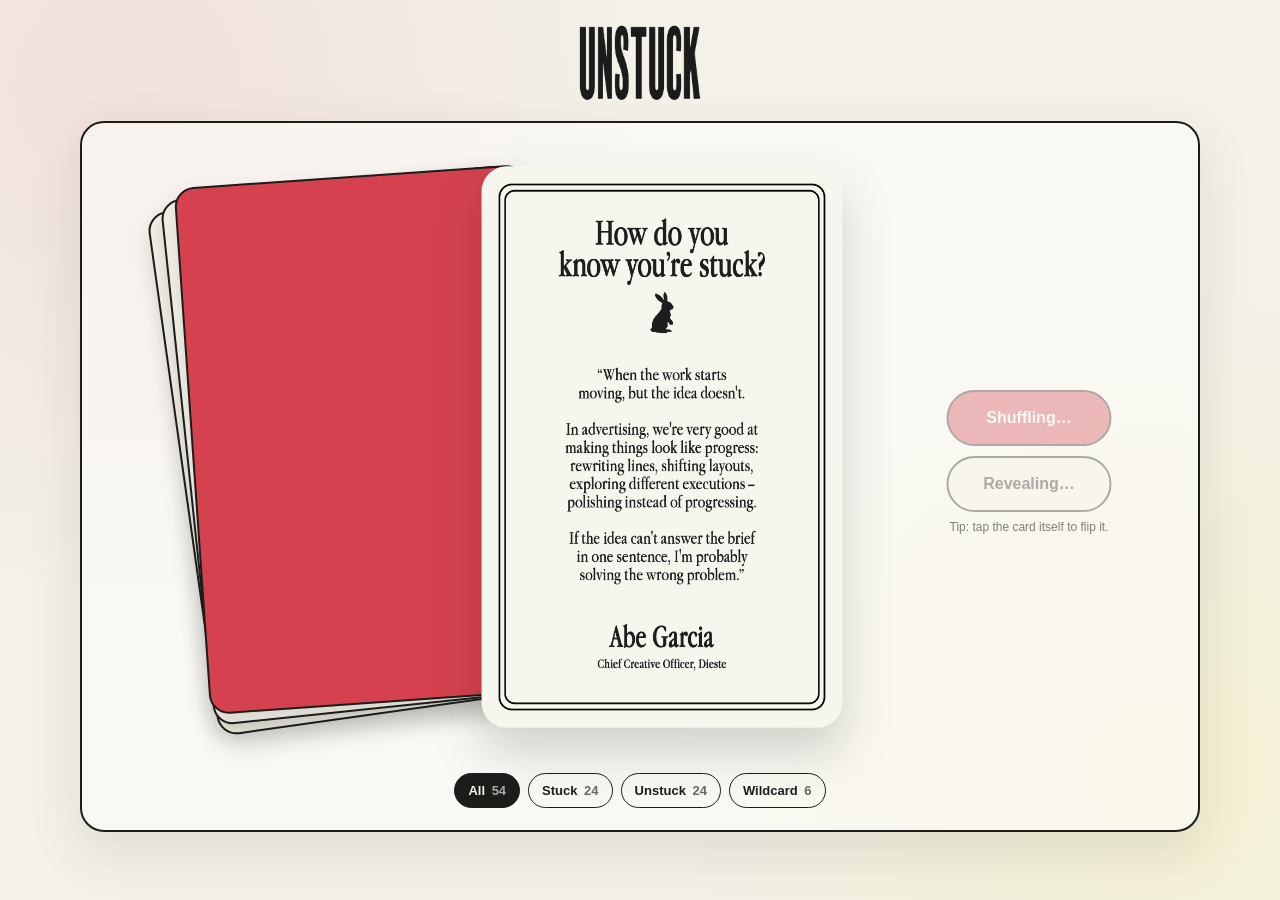
<file: index.html>
<!doctype html>
<html lang="en">
  <head>
    <meta charset="UTF-8" />
    <meta name="viewport" content="width=device-width, initial-scale=1" />
    <meta name="theme-color" content="#f3f1e8" />
    <title>Unstuck — Card Deck</title>
    <link rel="stylesheet" href="styles.css" />
  </head>
  <body>
    <main class="app-shell">
      <header class="masthead">
        <img class="brand-logo" src="assets/branding/unstuck-logo.png" alt="Unstuck" />
      </header>

      <section class="table" aria-label="Virtual card table">
        <div class="play-area">
          <div class="stage">
            <div class="deck-stack" aria-hidden="true">
              <div></div><div></div><div></div>
            </div>

            <button class="card" id="card" type="button" aria-label="Flip current card">
              <span class="card-motion">
                <span class="card-inner">
                  <span class="card-face card-back"><img id="back-image" alt="" /></span>
                  <span class="card-face card-front"><img id="front-image" alt="" /></span>
                </span>
              </span>
            </button>

            <p class="empty-message" id="empty-message" hidden>
              Every card has been drawn. Shuffle to begin again.
            </p>
          </div>

          <div class="controls">
            <button class="control primary" id="shuffle" type="button">Shuffle</button>
            <div class="flip-group">
              <button class="control secondary" id="flip" type="button">Flip</button>
              <p class="hint">Tip: tap the card itself to flip it.</p>
            </div>
          </div>
        </div>

        <div class="category-picker" role="group" aria-label="Choose deck category">
          <button class="category active" data-category="all">All <span>54</span></button>
          <button class="category" data-category="stuck">Stuck <span>24</span></button>
          <button class="category" data-category="unstuck">Unstuck <span>24</span></button>
          <button class="category" data-category="wildcard">Wildcard <span>6</span></button>
        </div>
      </section>
    </main>
    <script src="app.js?v=20260623-corrected-cards"></script>
  </body>
</html>
</file>
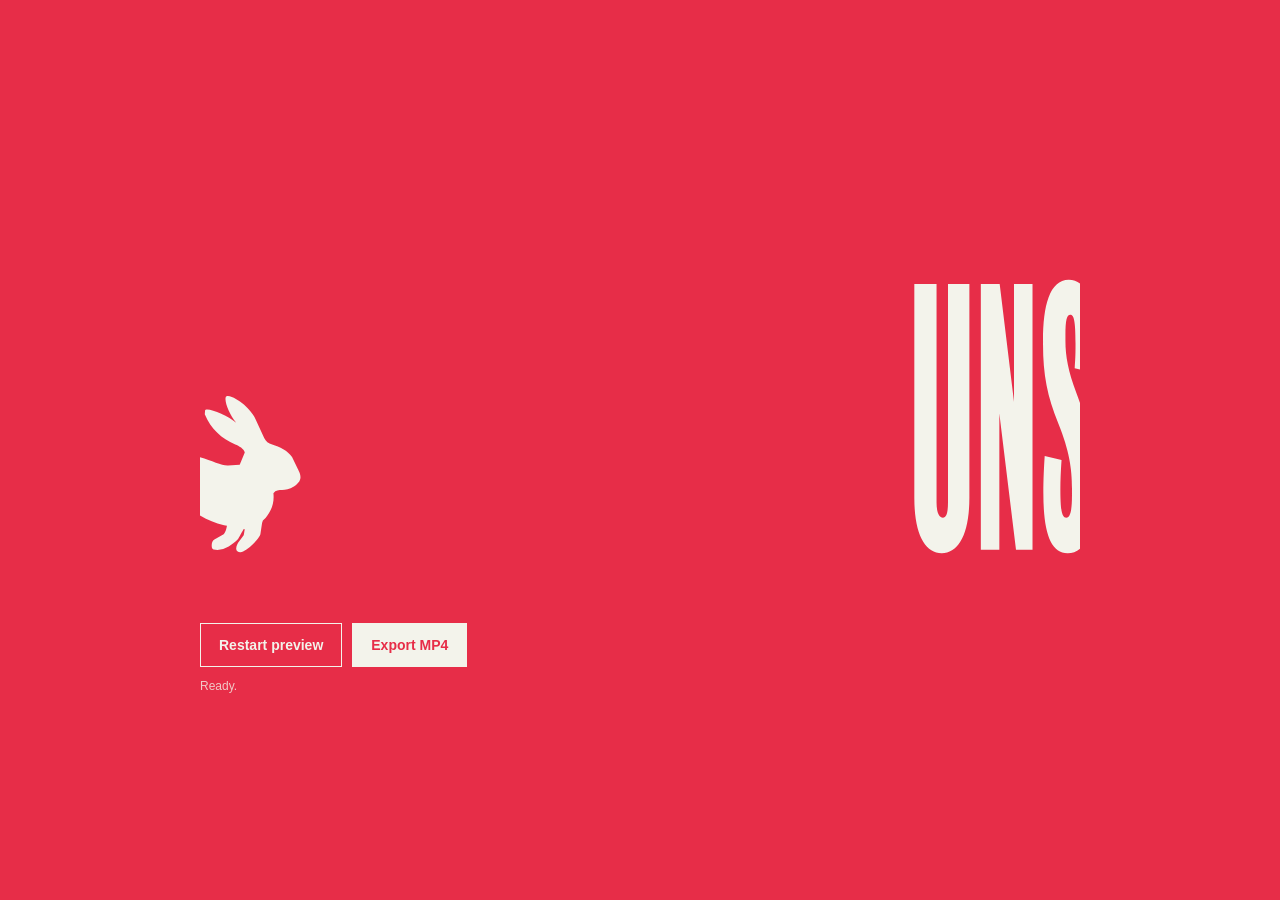
<file: animation/index.html>
<!doctype html>
<html lang="en">
  <head>
    <meta charset="utf-8">
    <meta name="viewport" content="width=device-width, initial-scale=1">
    <title>Unstuck Rabbit Banner</title>
    <link rel="stylesheet" href="./style.css">
  </head>
  <body>
    <main class="tool">
      <section class="stage" aria-label="Animation preview">
        <svg id="preview" viewBox="0 0 440 200" width="880" height="400"
          preserveAspectRatio="xMidYMid meet" role="img" aria-label="Unstuck rabbit animation">
          <rect width="440" height="200" fill="#E72D48"></rect>
        </svg>
      </section>

      <div class="controls">
        <button id="restart" class="button button-secondary" type="button">Restart preview</button>
        <button id="exportMp4" class="button button-primary" type="button">Export MP4</button>
      </div>

      <p id="status" class="status" aria-live="polite">Ready.</p>
    </main>
    <script src="./script.js"></script>
  </body>
</html>
</file>
<file: styles.css>
:root {
  --paper: #f3f1e8;
  --ink: #1c1c1b;
  --red: #d5414e;
  --yellow: #f3ef6d;
  --radius: 24px;
}

* { box-sizing: border-box; }

body {
  margin: 0;
  min-width: 320px;
  min-height: 100vh;
  color: var(--ink);
  background:
    radial-gradient(circle at 10% 10%, rgba(213, 65, 78, .09), transparent 32rem),
    radial-gradient(circle at 90% 85%, rgba(243, 239, 109, .18), transparent 30rem),
    var(--paper);
  font-family: Arial, Helvetica, sans-serif;
}

button { font: inherit; }

.app-shell {
  width: min(1120px, calc(100% - 32px));
  margin: 0 auto;
  padding: 32px 0 40px;
}

.masthead {
  display: flex;
  align-items: center;
  justify-content: center;
  min-height: 60px;
  margin: -10px 0 -2px;
}

.brand-logo {
  display: block;
  width: clamp(115px, 14vw, 150px);
  height: auto;
  transform: translateY(calc(-12% - 4px));
  mix-blend-mode: multiply;
}

.table {
  position: relative;
  min-height: 700px;
  padding: 20px 24px 22px;
  overflow: hidden;
  border: 2px solid var(--ink);
  border-radius: var(--radius);
  background: rgba(255, 255, 255, .52);
  box-shadow: 0 20px 55px rgba(28, 28, 27, .10);
}

.category-picker {
  display: flex;
  justify-content: center;
  gap: 8px;
  position: relative;
  z-index: 5;
  margin-top: 14px;
}

.category {
  padding: 9px 13px;
  border: 1.5px solid var(--ink);
  border-radius: 999px;
  color: var(--ink);
  background: transparent;
  cursor: pointer;
  font-size: 13px;
  font-weight: 800;
  transition: transform .15s ease, background .15s ease, color .15s ease;
}

.category:hover { transform: translateY(-2px); }
.category.active { color: var(--paper); background: var(--ink); }
.category span { opacity: .65; margin-left: 3px; }

.play-area {
  position: relative;
  transform: translateX(22px);
}

.stage {
  position: relative;
  display: grid;
  place-items: center;
  min-height: 610px;
  padding: 4px 0 12px;
  perspective: 1600px;
}

.deck-stack {
  position: absolute;
  top: 50%;
  left: calc(50% - 305px);
  width: 352px;
  aspect-ratio: 2 / 3;
  transform: translate(-50%, -50%) rotate(-8deg);
}

.deck-stack div {
  position: absolute;
  inset: 0;
  border: 2px solid var(--ink);
  border-radius: 20px;
  background: var(--paper);
  box-shadow: 0 12px 25px rgba(28, 28, 27, .13);
}

.deck-stack div:nth-child(2) { transform: translate(6px, -5px) rotate(2deg); }
.deck-stack div:nth-child(3) { transform: translate(12px, -10px) rotate(4deg); background: var(--red); }

.card {
  position: relative;
  z-index: 2;
  width: min(400px, 82vw);
  aspect-ratio: 1468 / 2202;
  padding: 0;
  border: 0;
  border-radius: 22px;
  background: transparent;
  cursor: pointer;
  perspective: 1400px;
  filter: drop-shadow(0 24px 24px rgba(28, 28, 27, .18));
}

.card-motion,
.card-inner {
  display: block;
  position: absolute;
  inset: 0;
}

.card-motion { transform-style: preserve-3d; }

.card-inner {
  transform-style: preserve-3d;
  transition: transform .55s cubic-bezier(.2,.75,.2,1);
}

.card.flipped .card-inner { transform: rotateY(180deg); }
.card.dealing { animation: deal .45s cubic-bezier(.2,.8,.2,1); }
.card.anticipating .card-motion {
  animation: pulseToFlip .55s ease-in-out forwards;
  will-change: transform;
}
.card:disabled { cursor: wait; }

.card-face {
  position: absolute;
  inset: 0;
  overflow: hidden;
  border-radius: 22px;
  backface-visibility: hidden;
  background: transparent;
}

.card-front { transform: rotateY(180deg); }
.card img { width: 100%; height: 100%; display: block; object-fit: cover; }

.controls {
  display: flex;
  flex-direction: column;
  justify-content: center;
  align-items: center;
  gap: 10px;
  position: absolute;
  top: 50%;
  left: calc(75% + 100px);
  transform: translate(-50%, -50%);
  z-index: 5;
}

.control {
  min-width: 165px;
  padding: 17px 26px;
  border: 2px solid var(--ink);
  border-radius: 999px;
  cursor: pointer;
  font-size: 16px;
  font-weight: 900;
  transition: transform .15s ease, box-shadow .15s ease;
}

.control:hover:not(:disabled) { transform: translateY(-2px); box-shadow: 0 5px 0 var(--ink); }
.control:active:not(:disabled) { transform: translateY(2px); box-shadow: none; }
.control:disabled { opacity: .35; cursor: not-allowed; }
.control.primary { background: var(--red); color: white; }
.control.secondary { background: var(--paper); color: var(--ink); }

.flip-group {
  display: flex;
  position: relative;
  flex: 0 0 auto;
  width: 165px;
  min-width: 0;
  flex-direction: column;
  align-items: center;
  gap: 8px;
}
.hint {
  position: absolute;
  top: calc(100% + 8px);
  left: 50%;
  width: 210px;
  margin: 0;
  transform: translateX(-50%);
  text-align: center;
  white-space: nowrap;
  font-size: 12px;
  line-height: 1.25;
  opacity: .55;
}
.empty-message { max-width: 300px; text-align: center; font-family: Georgia, serif; font-size: 22px; line-height: 1.3; }

@keyframes deal {
  from { opacity: 0; transform: translate(-150px, -16px) rotate(-5deg); }
  to { opacity: 1; transform: none; }
}

@keyframes pulseToFlip {
  0% { transform: scale(1); }
  45% { transform: scale(.95); }
  100% { transform: scale(1); }
}

@media (max-width: 900px) {
  .app-shell { width: min(100% - 18px, 620px); padding-top: 20px; }
  .masthead { min-height: 58px; margin: -10px 4px -2px; }
  .brand-logo { width: 118px; }
  .table { min-height: 650px; padding-inline: 10px; }
  .category-picker { flex-wrap: wrap; margin-top: 24px; }
  .stage { min-height: 520px; }
  .play-area { transform: none; }
  .deck-stack { display: none; }
  .controls {
    display: grid;
    width: 100%;
    position: relative;
    top: auto;
    right: auto;
    left: auto;
    transform: none;
    grid-template-columns: 120px 120px;
    column-gap: 16px;
    row-gap: 8px;
    justify-content: center;
    align-items: flex-start;
  }
  .flip-group {
    display: contents;
  }
  #flip { grid-column: 2; grid-row: 1; }
  .hint {
    position: static;
    grid-column: 1 / -1;
    grid-row: 2;
    justify-self: center;
    transform: none;
  }
  .control {
    width: 120px;
    min-width: 120px;
    padding: 14px 18px;
  }
}

/* Fluid full-screen phone layouts. The height guard keeps the custom
   285 × 500 portfolio iframe on its dedicated rules below. */
@media (max-width: 480px) and (min-height: 521px) {
  body { min-width: 0; }

  .app-shell {
    width: calc(100% - clamp(14px, 4vw, 18px));
    padding-top: clamp(16px, 5vw, 20px);
    padding-bottom: clamp(24px, 8vw, 40px);
  }

  .masthead {
    min-height: clamp(52px, 14vw, 58px);
  }

  .brand-logo {
    width: clamp(96px, 27.75vw, 118px);
  }

  .table {
    min-height: clamp(620px, calc(100vh - 120px), 680px);
    padding-inline: clamp(8px, 2.5vw, 10px);
    border-radius: clamp(18px, 6vw, 24px);
  }

  .stage {
    min-height: clamp(450px, 122vw, 520px);
  }

  .controls {
    grid-template-columns: repeat(2, clamp(104px, 28vw, 120px));
    column-gap: clamp(10px, 3.75vw, 16px);
  }

  .control {
    width: clamp(104px, 28vw, 120px);
    min-width: 0;
    padding-inline: clamp(12px, 4vw, 18px);
  }

  .category-picker {
    flex-wrap: nowrap;
    gap: clamp(4px, 1.5vw, 8px);
    margin-top: clamp(18px, 5.5vw, 24px);
  }

  .category {
    padding: clamp(7px, 2.2vw, 9px) clamp(6px, 2.8vw, 13px);
    white-space: nowrap;
    font-size: clamp(10px, 3.05vw, 13px);
  }

  .category span {
    margin-left: clamp(1px, .7vw, 3px);
  }
}

/* Fluid compact-laptop layout. Height-aware sizing keeps the full game
   visible on shorter displays while preserving the wide composition. */
@media (min-width: 901px) and (max-width: 1200px) and (min-height: 601px) {
  .app-shell {
    width: min(1120px, calc(100% - 32px));
    padding-top: clamp(20px, 3vh, 30px);
    padding-bottom: clamp(24px, 4vh, 36px);
  }

  .masthead {
    min-height: clamp(48px, 7vh, 58px);
    margin: -8px 0 -2px;
  }

  .brand-logo {
    width: clamp(100px, 11vw, 125px);
  }

  .table {
    min-height: min(680px, calc(100vh - 145px));
    padding: clamp(14px, 2vw, 20px) clamp(16px, 2vw, 24px) clamp(16px, 2vw, 22px);
  }

  .play-area {
    transform: translateX(clamp(8px, 1.8vw, 20px));
  }

  .stage {
    min-height: min(580px, calc(100vh - 225px));
  }

  .card {
    width: min(clamp(320px, 35vw, 370px), calc((100vh - 215px) * .666));
  }

  .deck-stack {
    left: calc(50% - clamp(245px, 28vw, 285px));
    width: clamp(285px, 32vw, 335px);
  }

  .controls {
    left: calc(75% + clamp(60px, 7vw, 90px));
  }

  .control {
    min-width: clamp(140px, 15vw, 165px);
    padding: clamp(13px, 1.5vw, 17px) clamp(20px, 2.3vw, 26px);
  }

  .flip-group {
    width: clamp(140px, 15vw, 165px);
  }

  .category-picker {
    margin-top: clamp(8px, 1.2vw, 14px);
    gap: clamp(6px, .8vw, 8px);
  }
}

/* Compact landscape embed: sized for short, wide portfolio frames. */
@media (max-height: 600px) and (min-width: 700px) {
  html, body { height: 100%; overflow: hidden; }

  .app-shell {
    display: grid;
    grid-template-rows: 44px minmax(0, 1fr);
    gap: 8px;
    width: 100%;
    height: 100%;
    padding: 12px 18px 16px;
  }

  .masthead {
    min-height: 0;
    margin: 0;
  }

  .brand-logo {
    width: 74px;
    transform: translateY(calc(-12% - 2px));
  }

  .table {
    display: flex;
    min-height: 0;
    height: 100%;
    padding: 8px 14px 9px;
    flex-direction: column;
    border-radius: 18px;
  }

  .play-area {
    flex: 1 1 auto;
    min-height: 0;
    transform: translateX(10px);
  }

  .stage {
    height: 100%;
    min-height: 0;
    padding: 0;
  }

  .card { width: min(242px, calc((100vh - 145px) * .666)); }

  .deck-stack {
    left: calc(50% - 182px);
    width: 212px;
  }

  .controls { left: calc(75% + 60px); }

  .control {
    min-width: 120px;
    padding: 11px 17px;
    font-size: 13px;
  }

  .flip-group {
    width: 120px;
  }

  .hint { width: 182px; font-size: 10px; }

  .category-picker {
    flex: 0 0 auto;
    margin-top: 6px;
    gap: 6px;
  }

  .category {
    padding: 6px 10px;
    font-size: 11px;
  }
}

/* Micro portrait embed: optimized for compact portfolio widgets (285 × 500). */
@media (max-width: 340px) and (max-height: 520px) {
  html, body {
    width: 100%;
    height: 100%;
    min-width: 0;
    overflow: hidden;
  }

  .app-shell {
    display: grid;
    grid-template-rows: 42px minmax(0, 1fr);
    gap: 6px;
    width: 100%;
    height: 100%;
    padding: 8px 12px 10px;
  }

  .masthead {
    min-height: 0;
    margin: 0;
  }

  .brand-logo {
    width: 68px;
    transform: translateY(-1px);
  }

  .table {
    display: grid;
    grid-template-rows: minmax(0, 1fr) auto;
    min-height: 0;
    height: 100%;
    padding: 5px 5px 6px;
    border-width: 1.5px;
    border-radius: 12px;
  }

  .play-area {
    display: grid;
    grid-template-rows: minmax(0, 1fr) auto;
    min-height: 0;
    transform: translateY(-13px);
  }

  .stage {
    min-height: 0;
    height: 100%;
    padding: 0;
  }

  .deck-stack { display: none; }

  .card {
    width: auto;
    height: min(300px, calc(100vh - 185px));
    border-radius: 10px;
    filter: drop-shadow(0 8px 8px rgba(28, 28, 27, .15));
  }

  .card-face { border-radius: 10px; }

  .controls {
    display: grid;
    width: 100%;
    position: relative;
    top: auto;
    right: auto;
    left: auto;
    transform: none;
    grid-template-columns: 86px 86px;
    column-gap: 8px;
    row-gap: 9px;
    justify-content: center;
    align-items: start;
  }

  .control {
    width: 86px;
    min-width: 86px;
    padding: 8px 10px;
    border-width: 1.5px;
    font-size: 11px;
  }

  .flip-group { display: contents; }
  #flip { grid-column: 2; grid-row: 1; }

  .hint {
    position: static;
    grid-column: 1 / -1;
    grid-row: 2;
    width: 180px;
    transform: none;
    justify-self: center;
    font-size: 8.5px;
    line-height: 1.15;
  }

  .category-picker {
    flex: 0 0 auto;
    margin-top: 12px;
    margin-bottom: 1px;
    gap: 3px;
    transform: translateY(-13px);
  }

  .category {
    padding: 4px 5px;
    border-width: 1px;
    font-size: 8.5px;
  }
}

@media (prefers-reduced-motion: reduce) {
  *, *::before, *::after { scroll-behavior: auto !important; animation-duration: .01ms !important; transition-duration: .01ms !important; }
}
</file>
<file: animation/style.css>
:root {
  color-scheme: light;
  --red: #e72d48;
  --ink: #201c1d;
  --paper: #f3f3eb;
}

* { box-sizing: border-box; }

body {
  margin: 0;
  min-height: 100vh;
  display: grid;
  place-items: center;
  padding: 24px;
  background: var(--red);
  color: var(--paper);
  font-family: Arial, Helvetica, sans-serif;
}

.tool { width: min(100%, 880px); }

.stage {
  width: 100%;
  aspect-ratio: 2.2 / 1;
  overflow: hidden;
  background: var(--red);
}

#preview {
  display: block;
  width: 100%;
  height: auto;
  aspect-ratio: 2.2 / 1;
  shape-rendering: geometricPrecision;
}

.controls {
  display: flex;
  flex-wrap: wrap;
  gap: 10px;
  margin-top: 16px;
}

.button {
  min-height: 44px;
  padding: 0 18px;
  border: 1px solid var(--paper);
  border-radius: 0;
  font: inherit;
  font-size: 14px;
  font-weight: 700;
  cursor: pointer;
}

.button-primary { background: var(--paper); color: var(--red); }
.button-secondary { background: transparent; color: var(--paper); }
.button:hover:not(:disabled) { transform: translateY(-1px); }
.button:focus-visible { outline: 3px solid var(--paper); outline-offset: 3px; }
.button:disabled { cursor: wait; opacity: 0.55; }

.status {
  min-height: 1em;
  margin: 12px 0 0;
  color: rgba(243, 243, 235, 0.78);
  font-size: 12px;
}

@media (max-width: 600px) {
  body { padding: 16px; }
  .button { flex: 1 1 140px; }
}

@media (prefers-reduced-motion: reduce) {
  .button:hover:not(:disabled) { transform: none; }
}
</file>
